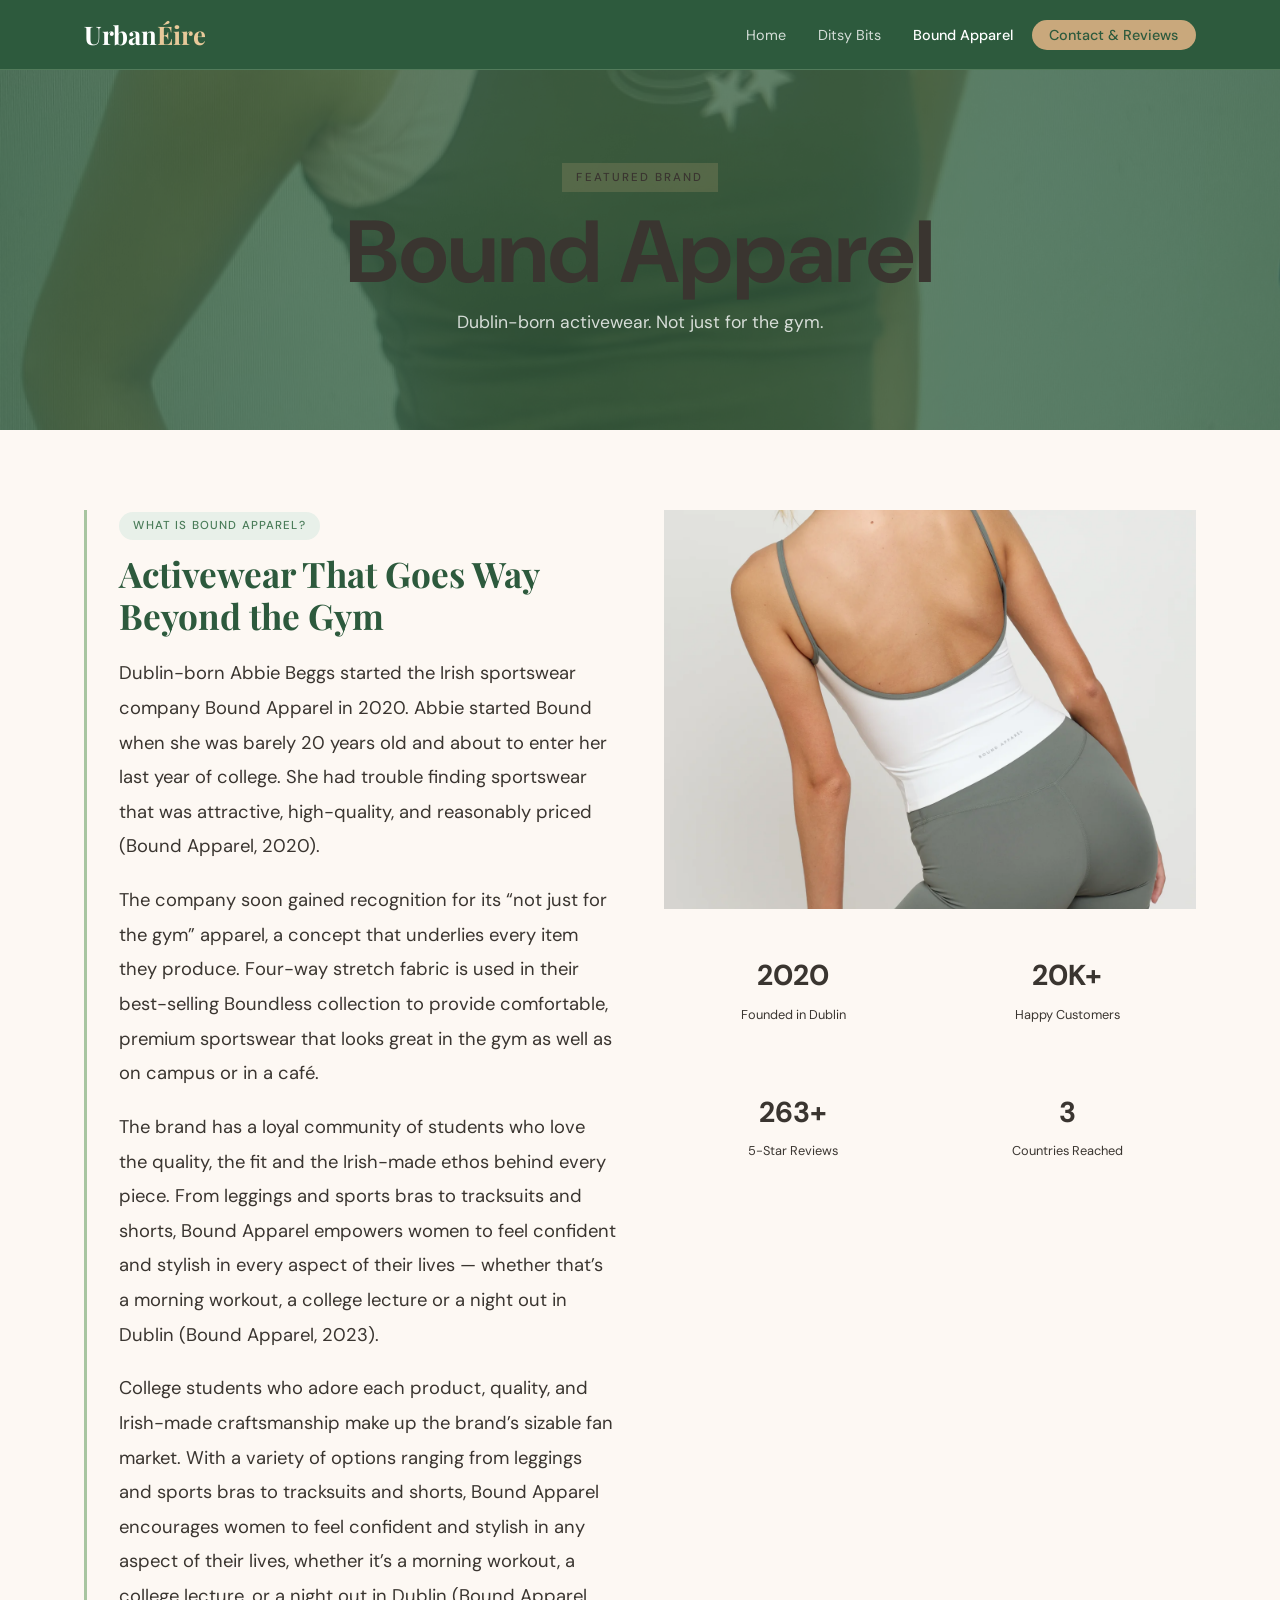
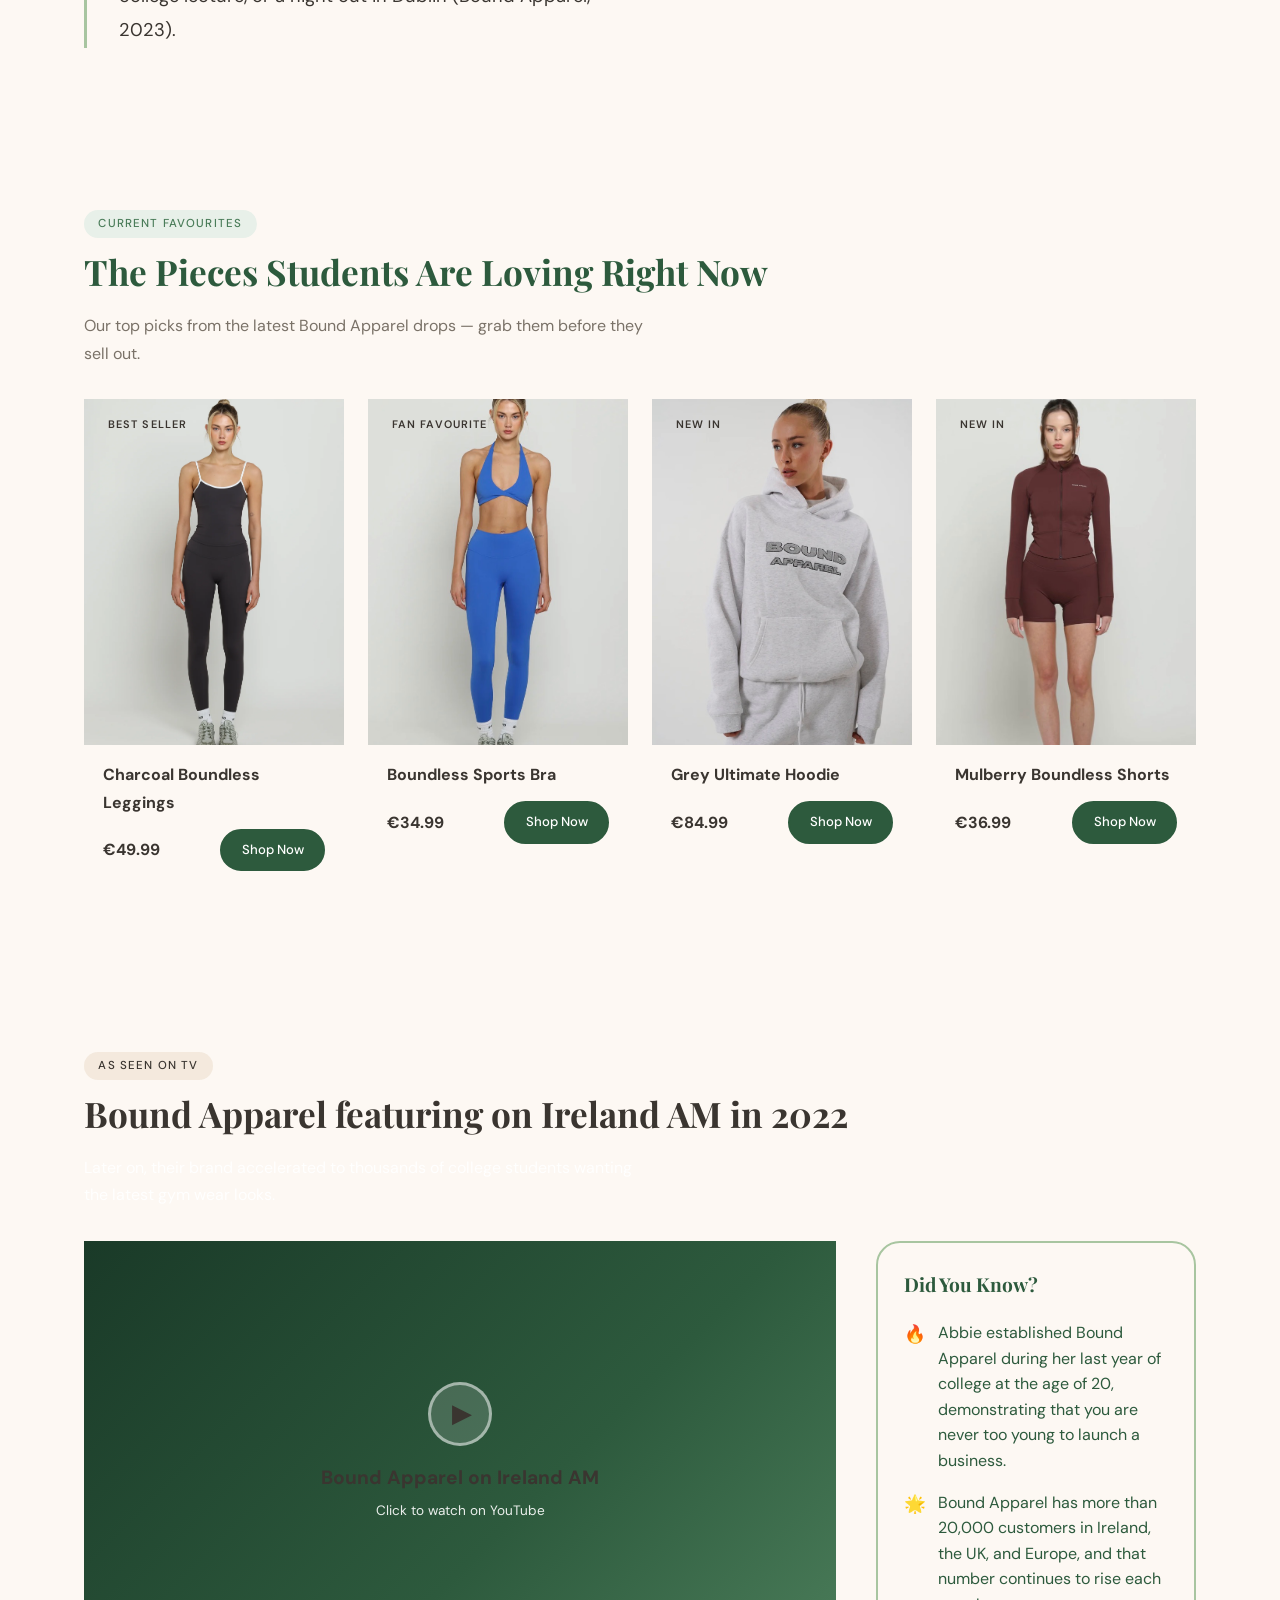
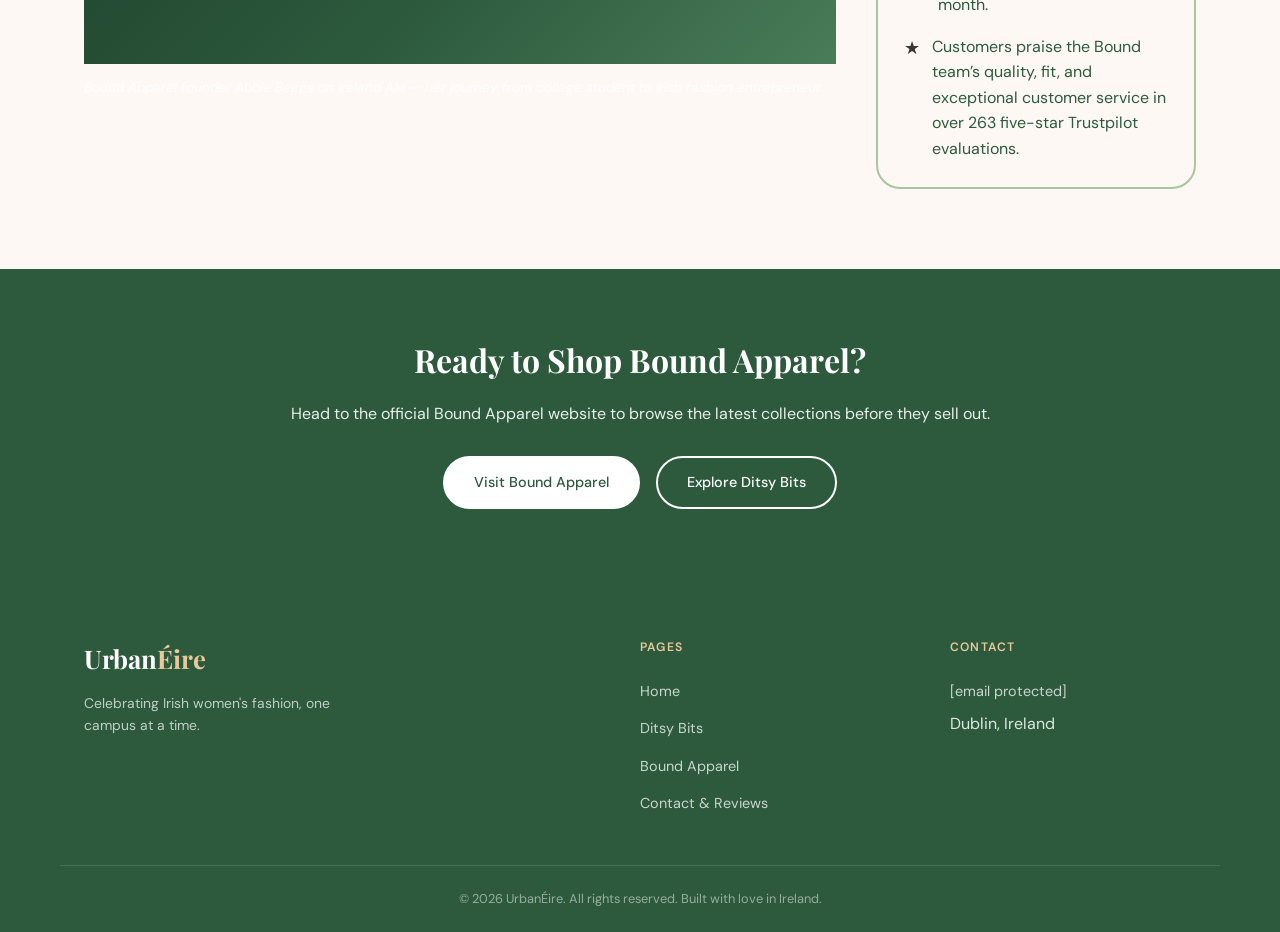
<file: bound-apparel.html>
<!DOCTYPE html>
<html lang="en">
<head>
  <meta charset="UTF-8" />
  <meta name="viewport" content="width=device-width, initial-scale=1.0" />
  <title>Bound Apparel | UrbanÉire — Irish Women's Fashion</title>
  <meta name="description" content="Discover Bound Apparel — Dublin's leading Irish activewear brand. High-quality leggings, sports bras and tracksuits loved by college students across Ireland." />
  <meta name="keywords" content="Bound Apparel, Irish activewear, leggings Ireland, sports bra Ireland, Irish fashion, Dublin activewear, college fashion Ireland, UrbanÉire" />
  <meta name="author" content="UrbanÉire" />
  <meta name="robots" content="index, follow" />
  <meta property="og:title" content="Bound Apparel | UrbanÉire" />
  <meta property="og:description" content="Founded in Dublin in 2020. Discover why college students across Ireland love Bound Apparel." />
  <meta property="og:type" content="website" />
  <meta property="og:url" content="https://www.urbaneire.ie/bound-apparel.html" />
  <meta property="og:image" content="images/hero-6.jpg" />
  <link rel="canonical" href="https://www.urbaneire.ie/bound-apparel.html" />
  <link rel="preconnect" href="https://fonts.googleapis.com" />
  <link rel="preconnect" href="https://fonts.gstatic.com" crossorigin />
  <link href="https://fonts.googleapis.com/css2?family=Playfair+Display:ital,wght@0,400;0,700;1,400&family=DM+Sans:wght@300;400;500&display=swap" rel="stylesheet" />
  <link rel="stylesheet" href="style.css" />
  <style>
    .about-paragraph { opacity: 1 !important; transform: translateY(0) !important; }

    .page-hero { position: relative; height: 360px; display: flex; align-items: center; justify-content: center; overflow: hidden; background: url('images/hero-6.jpg') center / cover no-repeat, linear-gradient(135deg, #2d5a3d 0%, #4a7c59 60%, #a8c5a0 100%); }
    .page-hero-overlay { position: absolute; inset: 0; background: rgba(45,90,61,0.75); }
    .page-hero-content { position: relative; z-index: 2; text-align: center; padding: 2rem 1.5rem; }
    .page-hero-tag { display: inline-block; font-size: 0.72rem; font-weight: 500; letter-spacing: 0.18em; text-transform: uppercase; color: var(--gold-light); background: rgba(201,168,124,0.2); padding: 0.28rem 0.9rem; border-radius: var(--radius-pill); margin-bottom: 1rem; }
    .page-hero-title { font-family: var(--font-display); font-size: clamp(3rem, 7vw, 5.5rem); font-weight: 700; color: var(--white); line-height: 1; margin-bottom: 0.8rem; }
    .page-hero-subtitle { font-size: 1.1rem; color: rgba(255,255,255,0.8); }

    .about-grid { display: grid; grid-template-columns: 1fr 1fr; gap: 3rem; align-items: start; }
    .about-paragraph { font-size: 1.15rem; line-height: 1.88; color: var(--charcoal); margin-bottom: 1.2rem; }
    .about-paragraph:last-child { margin-bottom: 0; }
    .about-right-col { display: flex; flex-direction: column; gap: 1.2rem; }
    .about-hero-img-wrap { border-radius: var(--radius-lg); overflow: hidden; aspect-ratio: 4/3; box-shadow: var(--shadow-card); }
    .about-hero-img { width: 100%; height: 100%; object-fit: cover; display: block; }
    .about-stats { display: grid; grid-template-columns: 1fr 1fr; gap: 1rem; }
    .stat-card { background: var(--white); border-radius: var(--radius-lg); padding: 1.4rem; text-align: center; box-shadow: var(--shadow-card); border-top: 4px solid var(--sage-light); }
    .stat-number { display: block; font-family: var(--font-display); font-size: 1.8rem; font-weight: 700; color: var(--sage-deep); }
    .stat-label { font-size: 0.8rem; color: var(--grey-mid); }

    .favs-section { padding-block: 5rem; background: var(--cream); }
    .favs-grid { display: grid; grid-template-columns: repeat(4, 1fr); gap: 1.5rem; }
    .product-card { background: var(--white); border-radius: var(--radius-lg); overflow: hidden; box-shadow: var(--shadow-card); transition: transform 0.3s var(--ease-out); }
    .product-card:hover { transform: translateY(-6px); }
    .product-img-wrap { position: relative; overflow: hidden; aspect-ratio: 3/4; background: var(--blush); }
    .product-img { width: 100%; height: 100%; object-fit: cover; display: block; }
    .product-badge { position: absolute; top: 0.8rem; left: 0.8rem; font-size: 0.68rem; font-weight: 600; letter-spacing: 0.1em; text-transform: uppercase; color: var(--white); background: var(--sage-dark); padding: 0.22rem 0.7rem; border-radius: var(--radius-pill); z-index: 2; }
    .product-badge-gold { background: var(--gold); color: var(--sage-deep); }
    .product-info { padding: 1rem 1.2rem 1.2rem; }
    .product-name { font-family: var(--font-display); font-size: 1rem; font-weight: 700; color: var(--sage-deep); margin-bottom: 0.8rem; }
    .product-footer { display: flex; align-items: center; justify-content: space-between; }
    .product-price { font-size: 1rem; font-weight: 700; color: var(--sage-dark); }
    .btn-sm { padding: 0.5rem 1.2rem; font-size: 0.82rem; }

    .video-section { padding-block: 5rem; background: var(--sage-deep); }
    .video-section .section-tag { color: var(--gold-light); background: rgba(201,168,124,0.18); }
    .video-section .section-title { color: var(--white); }
    .video-section .section-subtitle { color: rgba(255,255,255,0.9); }
    .video-grid { display: grid; grid-template-columns: 1fr 320px; gap: 2.5rem; align-items: start; }
    .video-link-card { display: block; border-radius: var(--radius-lg); background: linear-gradient(135deg, #1a3a28 0%, #2d5a3d 60%, #4a7c59 100%); text-decoration: none; transition: transform 0.3s; aspect-ratio: 16/9; }
    .video-link-card:hover { transform: translateY(-4px); }
    .video-link-inner { width: 100%; height: 100%; display: flex; flex-direction: column; align-items: center; justify-content: center; gap: 1rem; padding: 2rem; min-height: 200px; }
    .video-play-icon { width: 64px; height: 64px; border-radius: 50%; background: rgba(255,255,255,0.15); border: 3px solid rgba(255,255,255,0.5); display: flex; align-items: center; justify-content: center; font-size: 1.6rem; color: var(--white); padding-left: 4px; }
    .video-link-card:hover .video-play-icon { background: var(--gold); border-color: var(--gold); }
    .video-link-text { text-align: center; }
    .video-link-title { font-family: var(--font-display); font-size: 1.2rem; font-weight: 700; color: var(--white); margin-bottom: 0.3rem; }
    .video-link-sub { font-size: 0.85rem; color: rgba(255,255,255,0.9); }
    .video-caption { font-size: 0.85rem; color: rgba(255,255,255,0.85); margin-top: 0.8rem; font-style: italic; }
    .video-facts { background-color: #fdf8f3; border: 2px solid #a8c5a0; border-radius: 24px; padding: 1.6rem; }
    .video-facts-title { font-family: 'Playfair Display', serif; font-size: 1.2rem; font-weight: 700; color: #2d5a3d; margin-bottom: 1.2rem; }
    .facts-list { display: flex; flex-direction: column; gap: 1rem; }
    .fact-item { display: flex; gap: 0.8rem; align-items: flex-start; }
    .fact-icon { font-size: 1.1rem; flex-shrink: 0; }
    .fact-item p { font-size: 0.88rem; color: rgba(255,255,255,0.9); line-height: 1.6; }

    .cta-section { padding-top: 4rem; padding-bottom: 4rem; background-color: #2d5a3d; text-align: center; }
    .cta-title { font-family: 'Playfair Display', serif; font-size: 2rem; font-weight: 700; color: #ffffff; margin-bottom: 0.8rem; }
    .cta-text { font-size: 1rem; color: rgba(255,255,255,0.9); margin-bottom: 1.8rem; }
    .cta-buttons { display: flex; gap: 1rem; justify-content: center; flex-wrap: wrap; } .cta-section .btn-light { background-color: #ffffff; color: #2d5a3d; border-color: #ffffff; } .cta-section .btn-outline-light { background-color: transparent; color: #ffffff; border: 2px solid #ffffff; }

    @media (max-width: 1024px) { .favs-grid { grid-template-columns: repeat(2, 1fr); } .video-grid { grid-template-columns: 1fr; } }
    @media (max-width: 900px) { .about-grid { grid-template-columns: 1fr; } }
    @media (max-width: 600px) { .page-hero { height: 260px; } .favs-grid { grid-template-columns: 1fr; } .cta-buttons { flex-direction: column; align-items: center; } }
  </style>
</head>
<body>

  <header id="main-header">
    <div class="header-inner">
      <div class="logo">
        <a href="index.html" aria-label="UrbanÉire Home">Urban<span class="logo-accent">Éire</span></a>
      </div>
      <button class="hamburger-btn" id="hamburger-btn" aria-label="Open navigation menu" aria-expanded="false" aria-controls="main-nav">
        <span class="bar"></span><span class="bar"></span><span class="bar"></span>
      </button>
      <nav id="main-nav" aria-label="Main site navigation">
        <ul class="nav-list">
          <li><a href="index.html" class="nav-link">Home</a></li>
          <li><a href="ditsy-bits.html" class="nav-link">Ditsy Bits</a></li>
          <li><a href="bound-apparel.html" class="nav-link active" aria-current="page">Bound Apparel</a></li>
          <li><a href="thank-you.html" class="nav-link nav-cta">Contact &amp; Reviews</a></li>
        </ul>
      </nav>
    </div>
  </header>

  <section class="page-hero" aria-label="Bound Apparel page hero">
    <div class="page-hero-overlay" aria-hidden="true"></div>
    <div class="page-hero-content">
      <span class="page-hero-tag">Featured Brand</span>
      <h1 class="page-hero-title">Bound Apparel</h1>
      <p class="page-hero-subtitle">Dublin-born activewear. Not just for the gym.</p>
    </div>
  </section>

  <main id="main-content">

    <section class="about-section" id="about" aria-labelledby="about-heading">
      <div class="container">
        <div class="about-grid">
          <div class="about-text">
            <span class="section-tag">What is Bound Apparel?</span>
            <h2 id="about-heading" class="section-title">Activewear That Goes Way Beyond the Gym</h2>
            <p class="about-paragraph">Dublin-born Abbie Beggs started the Irish sportswear company Bound Apparel in 2020. Abbie started Bound when she was barely 20 years old and about to enter her last year of college. She had trouble finding sportswear that was attractive, high-quality, and reasonably priced (Bound Apparel, 2020).</p>
            <p class="about-paragraph">The company soon gained recognition for its &ldquo;not just for the gym&rdquo; apparel, a concept that underlies every item they produce. Four-way stretch fabric is used in their best-selling Boundless collection to provide comfortable, premium sportswear that looks great in the gym as well as on campus or in a caf&eacute;.</p>
            <p class="about-paragraph">The brand has a loyal community of students who love the quality, the fit and the Irish-made ethos behind every piece. From leggings and sports bras to tracksuits and shorts, Bound Apparel empowers women to feel confident and stylish in every aspect of their lives &mdash; whether that&rsquo;s a morning workout, a college lecture or a night out in Dublin (Bound Apparel, 2023).</p>
            <p class="about-paragraph">College students who adore each product, quality, and Irish-made craftsmanship make up the brand&rsquo;s sizable fan market. With a variety of options ranging from leggings and sports bras to tracksuits and shorts, Bound Apparel encourages women to feel confident and stylish in any aspect of their lives, whether it&rsquo;s a morning workout, a college lecture, or a night out in Dublin (Bound Apparel, 2023).</p>
          </div>
          <div class="about-right-col">
            <div class="about-hero-img-wrap">
              <img src="images/hero-2.jpg" alt="Bound Apparel activewear worn by an Irish college student" class="about-hero-img" loading="lazy" />
            </div>
            <div class="about-stats">
              <div class="stat-card"><span class="stat-number">2020</span><span class="stat-label">Founded in Dublin</span></div>
              <div class="stat-card"><span class="stat-number">20K+</span><span class="stat-label">Happy Customers</span></div>
              <div class="stat-card"><span class="stat-number">263+</span><span class="stat-label">5-Star Reviews</span></div>
              <div class="stat-card"><span class="stat-number">3</span><span class="stat-label">Countries Reached</span></div>
            </div>
          </div>
        </div>
      </div>
    </section>

    <section class="favs-section" id="favs" aria-labelledby="favs-heading">
      <div class="container">
        <span class="section-tag">Current Favourites</span>
        <h2 id="favs-heading" class="section-title">The Pieces Students Are Loving Right Now</h2>
        <p class="section-subtitle">Our top picks from the latest Bound Apparel drops — grab them before they sell out.</p>
        <div class="favs-grid">

          <article class="product-card">
            <div class="product-img-wrap">
              <img src="images/bound-leggins.jpg" alt="Charcoal Boundless Leggings by Bound Apparel" class="product-img" loading="lazy" />
              <span class="product-badge">Best Seller</span>
            </div>
            <div class="product-info">
              <h3 class="product-name">Charcoal Boundless Leggings</h3>
              <div class="product-footer">
                <span class="product-price">&euro;49.99</span>
                <a href="https://boundonlineapparel.com" target="_blank" rel="noopener noreferrer" class="btn btn-dark btn-sm">Shop Now</a>
              </div>
            </div>
          </article>

          <article class="product-card">
            <div class="product-img-wrap">
              <img src="images/boundless-sports-bra.jpg" alt="Boundless Sports Bra by Bound Apparel" class="product-img" loading="lazy" onerror="this.parentElement.style.background='linear-gradient(160deg,#d4a09a,#f2d4d0)';this.style.display='none'" />
              <span class="product-badge product-badge-gold">Fan Favourite</span>
            </div>
            <div class="product-info">
              <h3 class="product-name">Boundless Sports Bra</h3>
              <div class="product-footer">
                <span class="product-price">&euro;34.99</span>
                <a href="https://boundonlineapparel.com" target="_blank" rel="noopener noreferrer" class="btn btn-dark btn-sm">Shop Now</a>
              </div>
            </div>
          </article>

          <article class="product-card">
            <div class="product-img-wrap">
              <img src="images/grey-ultimate-hoodie.jpg" alt="Grey Ultimate Hoodie by Bound Apparel" class="product-img" loading="lazy" onerror="this.parentElement.style.background='linear-gradient(160deg,#a8c5a0,#e8f0e9)';this.style.display='none'" />
              <span class="product-badge product-badge-gold">New In</span>
            </div>
            <div class="product-info">
              <h3 class="product-name">Grey Ultimate Hoodie</h3>
              <div class="product-footer">
                <span class="product-price">&euro;84.99</span>
                <a href="https://boundonlineapparel.com" target="_blank" rel="noopener noreferrer" class="btn btn-dark btn-sm">Shop Now</a>
              </div>
            </div>
          </article>

          <article class="product-card">
            <div class="product-img-wrap">
              <img src="images/mulberry-shorts.jpg" alt="Mulberry Boundless Shorts by Bound Apparel" class="product-img" loading="lazy" onerror="this.parentElement.style.background='linear-gradient(160deg,#c8c0d8,#edeaf5)';this.style.display='none'" />
              <span class="product-badge">New In</span>
            </div>
            <div class="product-info">
              <h3 class="product-name">Mulberry Boundless Shorts</h3>
              <div class="product-footer">
                <span class="product-price">&euro;36.99</span>
                <a href="https://boundonlineapparel.com" target="_blank" rel="noopener noreferrer" class="btn btn-dark btn-sm">Shop Now</a>
              </div>
            </div>
          </article>

        </div>
      </div>
    </section>

    <section class="video-section" id="video" aria-labelledby="video-heading">
      <div class="container">
        <span class="section-tag">As Seen On TV</span>
        <h2 id="video-heading" class="section-title">Bound Apparel featuring on Ireland AM in 2022</h2>
        <p class="section-subtitle">Later on, their brand accelerated to thousands of college students wanting the latest gym wear looks.</p>
        <div class="video-grid">
          <div>
            <a href="https://youtu.be/LiNuf2lFeQk" target="_blank" rel="noopener noreferrer" class="video-link-card" aria-label="Watch Bound Apparel on Ireland AM">
              <div class="video-link-inner">
                <div class="video-play-icon" aria-hidden="true">&#9654;</div>
                <div class="video-link-text">
                  <p class="video-link-title">Bound Apparel on Ireland AM</p>
                  <p class="video-link-sub">Click to watch on YouTube</p>
                </div>
              </div>
            </a>
            <p class="video-caption">Bound Apparel founder Abbie Beggs on Ireland AM — her journey from college student to Irish fashion entrepreneur.</p>
          </div>
          <div class="video-facts">
            <h3 class="video-facts-title">Did You Know?</h3>
            <ul class="facts-list">
              <li class="fact-item"><span class="fact-icon">&#128293;</span><p style="font-size:1rem; color:#2d5a3d;">Abbie established Bound Apparel during her last year of college at the age of 20, demonstrating that you are never too young to launch a business.</p></li>
              <li class="fact-item"><span class="fact-icon">&#127775;</span><p style="font-size:1rem; color:#2d5a3d;">Bound Apparel has more than 20,000 customers in Ireland, the UK, and Europe, and that number continues to rise each month.</p></li>
              <li class="fact-item"><span class="fact-icon">&#9733;</span><p style="font-size:1rem; color:#2d5a3d;">Customers praise the Bound team&rsquo;s quality, fit, and exceptional customer service in over 263 five-star Trustpilot evaluations.</p></li>
            </ul>
          </div>
        </div>
      </div>
    </section>

    <section class="cta-section" aria-label="Call to action">
      <div class="container">
        <h2 class="cta-title">Ready to Shop Bound Apparel?</h2>
        <p class="cta-text">Head to the official Bound Apparel website to browse the latest collections before they sell out.</p>
        <div class="cta-buttons">
          <a href="https://boundonlineapparel.com" target="_blank" rel="noopener noreferrer" class="btn btn-light">Visit Bound Apparel</a>
          <a href="ditsy-bits.html" class="btn btn-outline-light">Explore Ditsy Bits</a>
        </div>
      </div>
    </section>

  </main>

  <footer id="main-footer" aria-label="Site footer">
    <div class="footer-inner container">
      <div class="footer-brand">
        <a href="index.html" class="footer-logo">Urban<span class="logo-accent">Éire</span></a>
        <p class="footer-tagline">Celebrating Irish women's fashion, one campus at a time.</p>
      </div>
      <nav class="footer-nav" aria-label="Footer links">
        <h3 class="footer-nav-heading">Pages</h3>
        <ul class="footer-nav-list">
          <li><a href="index.html" class="footer-link">Home</a></li>
          <li><a href="ditsy-bits.html" class="footer-link">Ditsy Bits</a></li>
          <li><a href="bound-apparel.html" class="footer-link">Bound Apparel</a></li>
          <li><a href="thank-you.html" class="footer-link">Contact &amp; Reviews</a></li>
        </ul>
      </nav>
      <div class="footer-contact">
        <h3 class="footer-nav-heading">Contact</h3>
        <address>
          <p><a href="/cdn-cgi/l/email-protection#a4ccc1c8c8cbe4d1d6c6c5cac1cdd6c18acdc1" class="footer-link"><span class="__cf_email__" data-cfemail="d4bcb1b8b8bb94a1a6b6b5bab1bda6b1fabdb1">[email&#160;protected]</span></a></p>
          <p>Dublin, Ireland</p>
        </address>
      </div>
    </div>
    <div class="footer-bottom">
      <p>&copy; <span id="footer-year"></span> UrbanÉire. All rights reserved. Built with love in Ireland.</p>
    </div>
  </footer>

  <script src="script.js"></script>
</body>
</html>
</file>
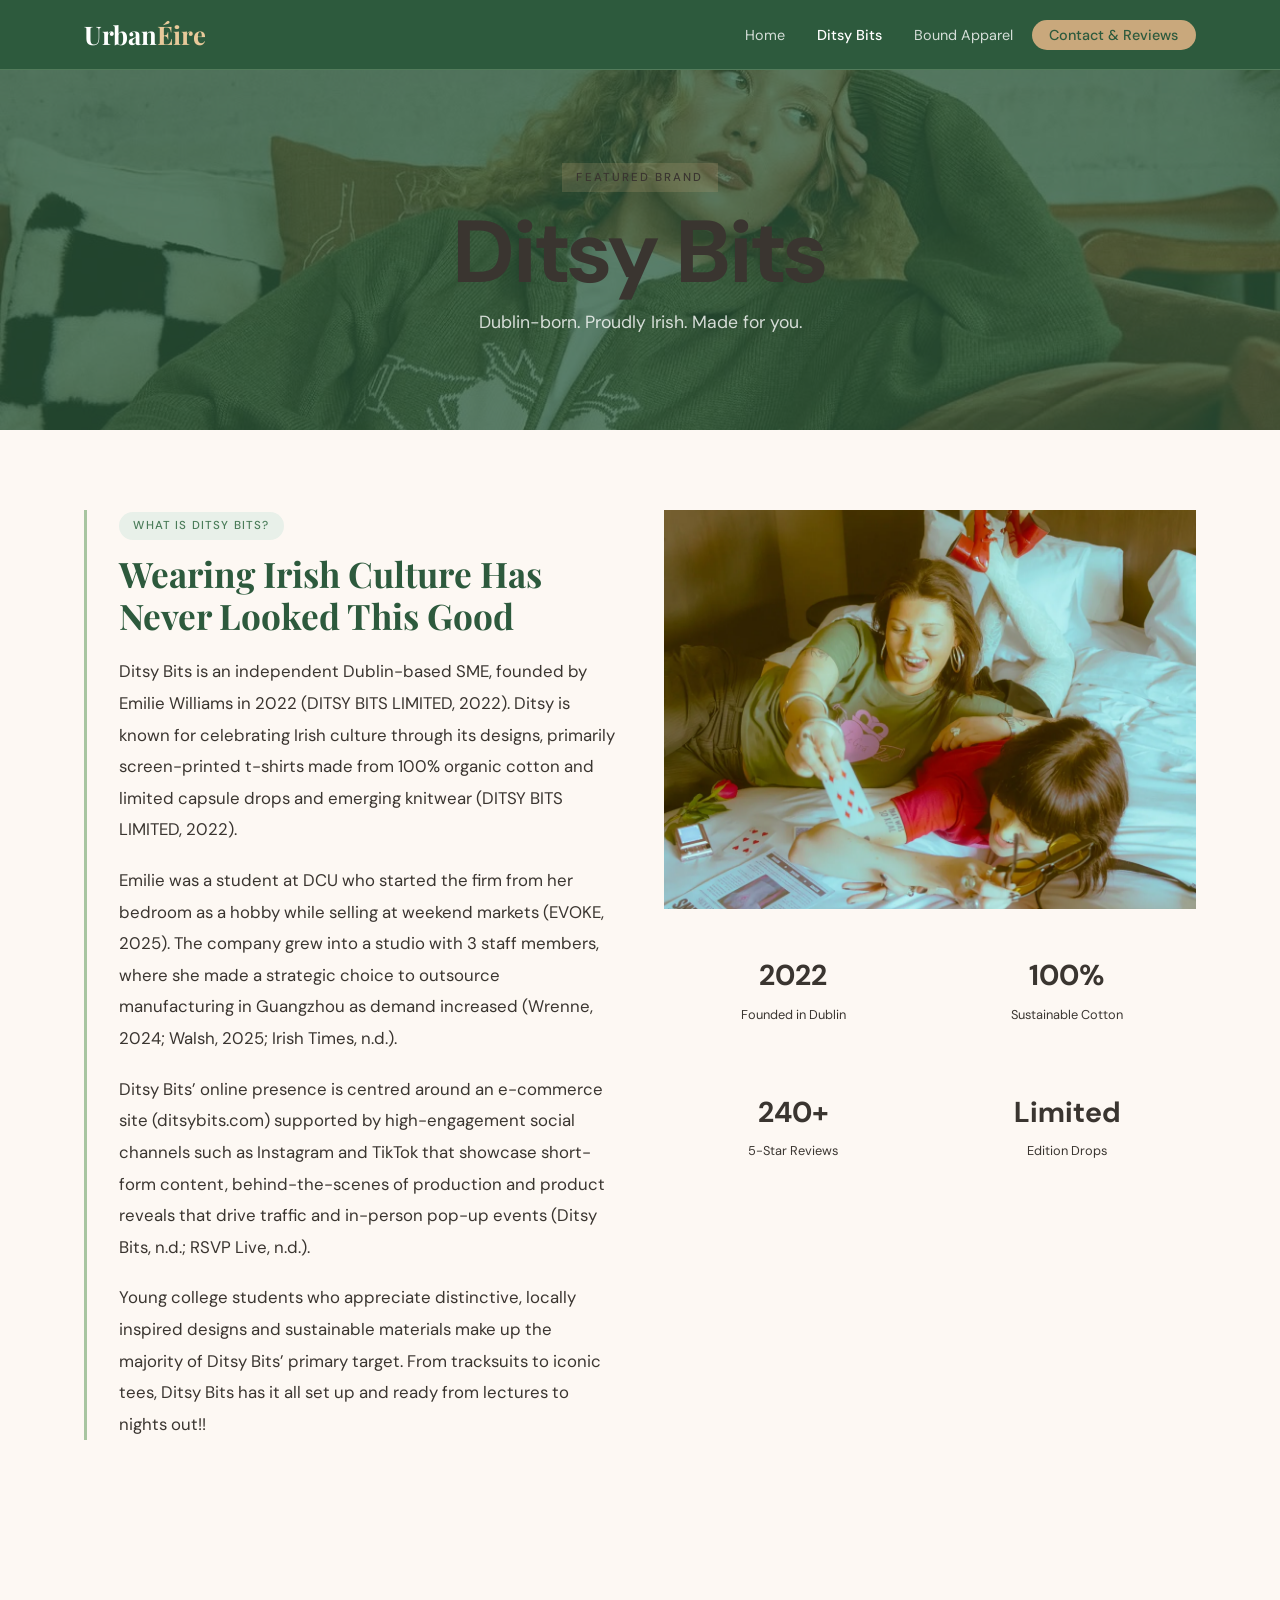
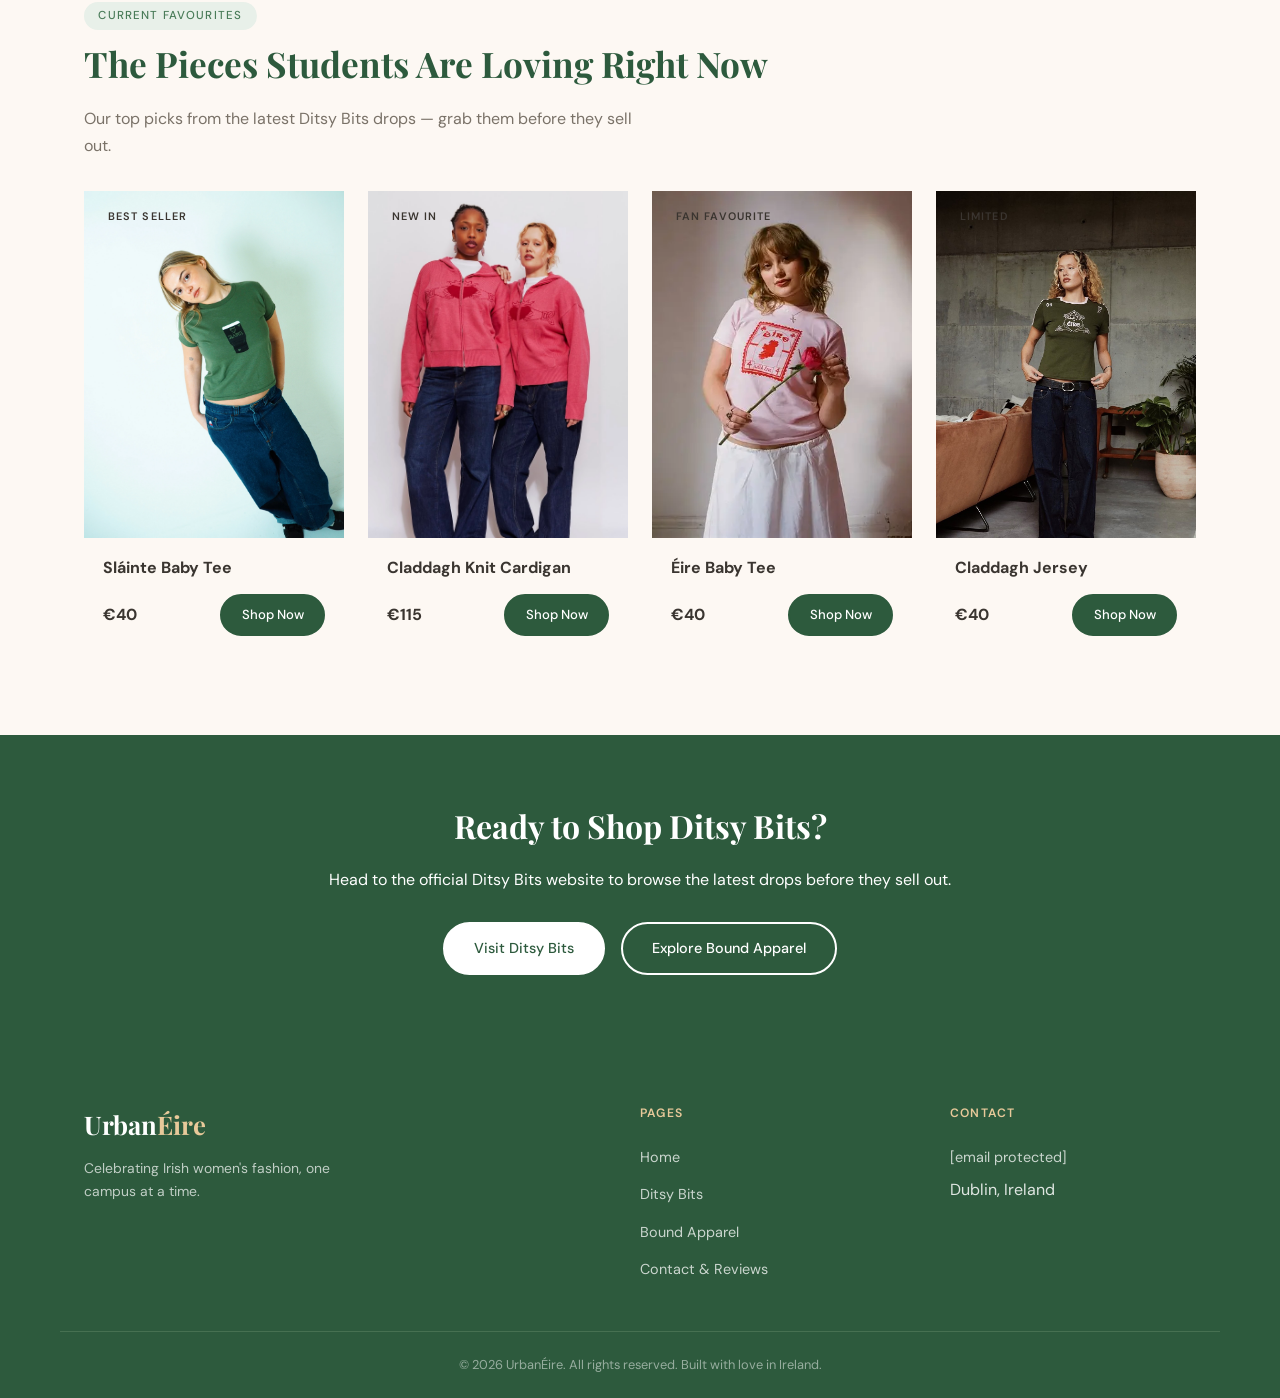
<file: ditsy-bits.html>
<!DOCTYPE html>
<html lang="en">
<head>
  <meta charset="UTF-8" />
  <meta name="viewport" content="width=device-width, initial-scale=1.0" />
  <title>Ditsy Bits | UrbanÉire — Irish Women's Fashion</title>
  <meta name="description" content="Discover Ditsy Bits — Dublin's iconic Irish women's clothing brand. Famous for the Sláinte Guinness tee, knitwear and Irish culture prints loved by college students across Ireland." />
  <meta name="keywords" content="Ditsy Bits, Irish clothing brand, Sláinte tee, Guinness tee, Irish fashion, Dublin clothing, college fashion Ireland, UrbanÉire" />
  <meta name="author" content="UrbanÉire" />
  <meta name="robots" content="index, follow" />
  <meta property="og:title" content="Ditsy Bits | UrbanÉire" />
  <meta property="og:description" content="Dublin-born and proudly Irish. Discover why college students across Ireland love Ditsy Bits." />
  <meta property="og:type" content="website" />
  <meta property="og:url" content="https://www.urbaneire.ie/ditsy-bits.html" />
  <meta property="og:image" content="images/ditsy-bits-claddagh.jpg" />
  <link rel="canonical" href="https://www.urbaneire.ie/ditsy-bits.html" />
  <link rel="preconnect" href="https://fonts.googleapis.com" />
  <link rel="preconnect" href="https://fonts.gstatic.com" crossorigin />
  <link href="https://fonts.googleapis.com/css2?family=Playfair+Display:ital,wght@0,400;0,700;1,400&family=DM+Sans:wght@300;400;500&display=swap" rel="stylesheet" />
  <link rel="stylesheet" href="style.css" />
  <style>
    .about-paragraph { opacity: 1 !important; transform: translateY(0) !important; }

    .page-hero { position: relative; height: 360px; display: flex; align-items: center; justify-content: center; overflow: hidden; background: url('images/hero-5.jpg') center / cover no-repeat, linear-gradient(135deg, #2d5a3d 0%, #4a7c59 60%, #a8c5a0 100%); }
    .page-hero-overlay { position: absolute; inset: 0; background: rgba(45,90,61,0.75); }
    .page-hero-content { position: relative; z-index: 2; text-align: center; padding: 2rem 1.5rem; }
    .page-hero-tag { display: inline-block; font-size: 0.72rem; font-weight: 500; letter-spacing: 0.18em; text-transform: uppercase; color: var(--gold-light); background: rgba(201,168,124,0.2); padding: 0.28rem 0.9rem; border-radius: var(--radius-pill); margin-bottom: 1rem; }
    .page-hero-title { font-family: var(--font-display); font-size: clamp(3rem, 7vw, 5.5rem); font-weight: 700; color: var(--white); line-height: 1; margin-bottom: 0.8rem; }
    .page-hero-subtitle { font-size: 1.1rem; color: rgba(255,255,255,0.8); }

    .about-grid { display: grid; grid-template-columns: 1fr 1fr; gap: 3rem; align-items: start; }
    .about-paragraph { font-size: 1.05rem; line-height: 1.88; color: var(--charcoal); margin-bottom: 1.2rem; }
    .about-paragraph:last-child { margin-bottom: 0; }
    .about-right-col { display: flex; flex-direction: column; gap: 1.2rem; }
    .about-hero-img-wrap { border-radius: var(--radius-lg); overflow: hidden; aspect-ratio: 4/3; box-shadow: var(--shadow-card); }
    .about-hero-img { width: 100%; height: 100%; object-fit: cover; display: block; }
    .about-stats { display: grid; grid-template-columns: 1fr 1fr; gap: 1rem; }
    .stat-card { background: var(--white); border-radius: var(--radius-lg); padding: 1.4rem; text-align: center; box-shadow: var(--shadow-card); border-top: 4px solid var(--sage-light); }
    .stat-number { display: block; font-family: var(--font-display); font-size: 1.8rem; font-weight: 700; color: var(--sage-deep); }
    .stat-label { font-size: 0.8rem; color: var(--grey-mid); }

    .favs-section { padding-block: 5rem; background: var(--cream); }
    .favs-grid { display: grid; grid-template-columns: repeat(4, 1fr); gap: 1.5rem; }
    .product-card { background: var(--white); border-radius: var(--radius-lg); overflow: hidden; box-shadow: var(--shadow-card); transition: transform 0.3s var(--ease-out); }
    .product-card:hover { transform: translateY(-6px); }
    .product-img-wrap { position: relative; overflow: hidden; aspect-ratio: 3/4; background: var(--sage-pale); }
    .product-img { width: 100%; height: 100%; object-fit: cover; display: block; }
    .product-badge { position: absolute; top: 0.8rem; left: 0.8rem; font-size: 0.68rem; font-weight: 600; letter-spacing: 0.1em; text-transform: uppercase; color: var(--white); background: var(--sage-dark); padding: 0.22rem 0.7rem; border-radius: var(--radius-pill); z-index: 2; }
    .product-badge-gold { background: var(--gold); color: var(--sage-deep); }
    .product-info { padding: 1rem 1.2rem 1.2rem; }
    .product-name { font-family: var(--font-display); font-size: 1rem; font-weight: 700; color: var(--sage-deep); margin-bottom: 0.8rem; }
    .product-footer { display: flex; align-items: center; justify-content: space-between; }
    .product-price { font-size: 1rem; font-weight: 700; color: var(--sage-dark); }
    .btn-sm { padding: 0.5rem 1.2rem; font-size: 0.82rem; }

    .cta-section { padding-top: 4rem; padding-bottom: 4rem; background-color: #2d5a3d; text-align: center; }
    .cta-title { font-family: 'Playfair Display', serif; font-size: 2rem; font-weight: 700; color: #ffffff; margin-bottom: 0.8rem; }
    .cta-text { font-size: 1rem; color: #ffffff; margin-bottom: 1.8rem; }
    .cta-buttons { display: flex; gap: 1rem; justify-content: center; flex-wrap: wrap; } .cta-section .btn-light { background-color: #ffffff; color: #2d5a3d; border-color: #ffffff; } .cta-section .btn-outline-light { background-color: transparent; color: #ffffff; border: 2px solid #ffffff; }

    @media (max-width: 1024px) { .favs-grid { grid-template-columns: repeat(2, 1fr); } }
    @media (max-width: 900px) { .about-grid { grid-template-columns: 1fr; } }
    @media (max-width: 600px) { .page-hero { height: 260px; } .favs-grid { grid-template-columns: 1fr; } .cta-buttons { flex-direction: column; align-items: center; } }
  </style>
</head>
<body>

  <header id="main-header">
    <div class="header-inner">
      <div class="logo">
        <a href="index.html" aria-label="UrbanÉire Home">Urban<span class="logo-accent">Éire</span></a>
      </div>
      <button class="hamburger-btn" id="hamburger-btn" aria-label="Open navigation menu" aria-expanded="false" aria-controls="main-nav">
        <span class="bar"></span><span class="bar"></span><span class="bar"></span>
      </button>
      <nav id="main-nav" aria-label="Main site navigation">
        <ul class="nav-list">
          <li><a href="index.html" class="nav-link">Home</a></li>
          <li><a href="ditsy-bits.html" class="nav-link active" aria-current="page">Ditsy Bits</a></li>
          <li><a href="bound-apparel.html" class="nav-link">Bound Apparel</a></li>
          <li><a href="thank-you.html" class="nav-link nav-cta">Contact &amp; Reviews</a></li>
        </ul>
      </nav>
    </div>
  </header>

  <section class="page-hero" aria-label="Ditsy Bits page hero">
    <div class="page-hero-overlay" aria-hidden="true"></div>
    <div class="page-hero-content">
      <span class="page-hero-tag">Featured Brand</span>
      <h1 class="page-hero-title">Ditsy Bits</h1>
      <p class="page-hero-subtitle">Dublin-born. Proudly Irish. Made for you.</p>
    </div>
  </section>

  <main id="main-content">

    <section class="about-section" id="about" aria-labelledby="about-heading">
      <div class="container">
        <div class="about-grid">
          <div class="about-text">
            <span class="section-tag">What is Ditsy Bits?</span>
            <h2 id="about-heading" class="section-title">Wearing Irish Culture Has Never Looked This Good</h2>
            <p class="about-paragraph">Ditsy Bits is an independent Dublin-based SME, founded by Emilie Williams in 2022 (DITSY BITS LIMITED, 2022). Ditsy is known for celebrating Irish culture through its designs, primarily screen-printed t-shirts made from 100% organic cotton and limited capsule drops and emerging knitwear (DITSY BITS LIMITED, 2022).</p>
            <p class="about-paragraph">Emilie was a student at DCU who started the firm from her bedroom as a hobby while selling at weekend markets (EVOKE, 2025). The company grew into a studio with 3 staff members, where she made a strategic choice to outsource manufacturing in Guangzhou as demand increased (Wrenne, 2024; Walsh, 2025; Irish Times, n.d.).</p>
            <p class="about-paragraph">Ditsy Bits&rsquo; online presence is centred around an e-commerce site (ditsybits.com) supported by high-engagement social channels such as Instagram and TikTok that showcase short-form content, behind-the-scenes of production and product reveals that drive traffic and in-person pop-up events (Ditsy Bits, n.d.; RSVP Live, n.d.).</p>
            <p class="about-paragraph">Young college students who appreciate distinctive, locally inspired designs and sustainable materials make up the majority of Ditsy Bits&rsquo; primary target. From tracksuits to iconic tees, Ditsy Bits has it all set up and ready from lectures to nights out!!</p>
          </div>
          <div class="about-right-col">
            <div class="about-hero-img-wrap">
              <img src="images/hero-1.jpg" alt="Ditsy Bits Irish fashion worn by a college student" class="about-hero-img" loading="lazy" />
            </div>
            <div class="about-stats">
              <div class="stat-card"><span class="stat-number">2022</span><span class="stat-label">Founded in Dublin</span></div>
              <div class="stat-card"><span class="stat-number">100%</span><span class="stat-label">Sustainable Cotton</span></div>
              <div class="stat-card"><span class="stat-number">240+</span><span class="stat-label">5-Star Reviews</span></div>
              <div class="stat-card"><span class="stat-number">Limited</span><span class="stat-label">Edition Drops</span></div>
            </div>
          </div>
        </div>
      </div>
    </section>

    <section class="favs-section" id="favs" aria-labelledby="favs-heading">
      <div class="container">
        <span class="section-tag">Current Favourites</span>
        <h2 id="favs-heading" class="section-title">The Pieces Students Are Loving Right Now</h2>
        <p class="section-subtitle">Our top picks from the latest Ditsy Bits drops — grab them before they sell out.</p>
        <div class="favs-grid">

          <article class="product-card">
            <div class="product-img-wrap">
              <img src="images/slainte.jpg" alt="Sláinte Guinness Baby Tee by Ditsy Bits" class="product-img" loading="lazy" />
              <span class="product-badge">Best Seller</span>
            </div>
            <div class="product-info">
              <h3 class="product-name">Sláinte Baby Tee</h3>
              <div class="product-footer">
                <span class="product-price">&euro;40</span>
                <a href="https://ditsybits.com" target="_blank" rel="noopener noreferrer" class="btn btn-dark btn-sm">Shop Now</a>
              </div>
            </div>
          </article>

          <article class="product-card">
            <div class="product-img-wrap">
              <img src="images/pink-claddagh.jpg" alt="Claddagh Knit Cardigan by Ditsy Bits" class="product-img" loading="lazy" onerror="this.parentElement.style.background='linear-gradient(160deg,#c5a8a0,#f0e8e8)';this.style.display='none'" />
              <span class="product-badge product-badge-gold">New In</span>
            </div>
            <div class="product-info">
              <h3 class="product-name">Claddagh Knit Cardigan</h3>
              <div class="product-footer">
                <span class="product-price">&euro;115</span>
                <a href="https://ditsybits.com" target="_blank" rel="noopener noreferrer" class="btn btn-dark btn-sm">Shop Now</a>
              </div>
            </div>
          </article>

          <article class="product-card">
            <div class="product-img-wrap">
              <img src="images/eire-6.jpg" alt="Éire Baby Tee by Ditsy Bits" class="product-img" loading="lazy" onerror="this.parentElement.style.background='linear-gradient(160deg,#a0a8c5,#e8ecf0)';this.style.display='none'" />
              <span class="product-badge">Fan Favourite</span>
            </div>
            <div class="product-info">
              <h3 class="product-name">Éire Baby Tee</h3>
              <div class="product-footer">
                <span class="product-price">&euro;40</span>
                <a href="https://ditsybits.com" target="_blank" rel="noopener noreferrer" class="btn btn-dark btn-sm">Shop Now</a>
              </div>
            </div>
          </article>

          <article class="product-card">
            <div class="product-img-wrap">
              <img src="images/jersey.jpg" alt="Claddagh Jersey by Ditsy Bits" class="product-img" loading="lazy" onerror="this.parentElement.style.background='linear-gradient(160deg,#3a3530,#7a7268)';this.style.display='none'" />
              <span class="product-badge product-badge-gold">Limited</span>
            </div>
            <div class="product-info">
              <h3 class="product-name">Claddagh Jersey</h3>
              <div class="product-footer">
                <span class="product-price">&euro;40</span>
                <a href="https://ditsybits.com" target="_blank" rel="noopener noreferrer" class="btn btn-dark btn-sm">Shop Now</a>
              </div>
            </div>
          </article>

        </div>
      </div>
    </section>

    <section class="cta-section" aria-label="Call to action">
      <div class="container">
        <h2 class="cta-title">Ready to Shop Ditsy Bits?</h2>
        <p class="cta-text">Head to the official Ditsy Bits website to browse the latest drops before they sell out.</p>
        <div class="cta-buttons">
          <a href="https://ditsybits.com" target="_blank" rel="noopener noreferrer" class="btn btn-light">Visit Ditsy Bits</a>
          <a href="bound-apparel.html" class="btn btn-outline-light">Explore Bound Apparel</a>
        </div>
      </div>
    </section>

  </main>

  <footer id="main-footer" aria-label="Site footer">
    <div class="footer-inner container">
      <div class="footer-brand">
        <a href="index.html" class="footer-logo">Urban<span class="logo-accent">Éire</span></a>
        <p class="footer-tagline">Celebrating Irish women's fashion, one campus at a time.</p>
      </div>
      <nav class="footer-nav" aria-label="Footer links">
        <h3 class="footer-nav-heading">Pages</h3>
        <ul class="footer-nav-list">
          <li><a href="index.html" class="footer-link">Home</a></li>
          <li><a href="ditsy-bits.html" class="footer-link">Ditsy Bits</a></li>
          <li><a href="bound-apparel.html" class="footer-link">Bound Apparel</a></li>
          <li><a href="thank-you.html" class="footer-link">Contact &amp; Reviews</a></li>
        </ul>
      </nav>
      <div class="footer-contact">
        <h3 class="footer-nav-heading">Contact</h3>
        <address>
          <p><a href="/cdn-cgi/l/email-protection#335b565f5f5c73464151525d565a41561d5a56" class="footer-link"><span class="__cf_email__" data-cfemail="1a727f7676755a6f68787b747f73687f34737f">[email&#160;protected]</span></a></p>
          <p>Dublin, Ireland</p>
        </address>
      </div>
    </div>
    <div class="footer-bottom">
      <p>&copy; <span id="footer-year"></span> UrbanÉire. All rights reserved. Built with love in Ireland.</p>
    </div>
  </footer>

  <script src="script.js"></script>
</body>
</html>
</file>
<file: style.css>
/* UrbanEire - Main Stylesheet */

* { box-sizing: border-box; margin: 0; padding: 0; }
html { scroll-behavior: smooth; }
body { font-family: 'DM Sans', sans-serif; background-color: #fdf8f3; color: #3a3530; line-height: 1.7; overflow-x: hidden; }

img { display: block; max-width: 100%; height: auto; }
a { color: inherit; text-decoration: none; }
ul { list-style: none; }
address { font-style: normal; }

.container { max-width: 1160px; margin: 0 auto; padding: 0 1.5rem; }

.section-tag { display: inline-block; font-size: 0.72rem; font-weight: 500; letter-spacing: 0.1em; text-transform: uppercase; color: #4a7c59; background-color: #e8f0e9; padding: 0.28rem 0.9rem; border-radius: 999px; margin-bottom: 0.8rem; }

.section-title { font-family: 'Playfair Display', serif; font-size: 2.2rem; font-weight: 700; color: #2d5a3d; margin-bottom: 1.2rem; line-height: 1.2; }

.section-subtitle { font-size: 1rem; color: #7a7268; max-width: 560px; margin-bottom: 2rem; }

/* Buttons */
.btn { display: inline-block; font-family: 'DM Sans', sans-serif; font-size: 0.9rem; font-weight: 500; padding: 0.75rem 1.8rem; border-radius: 999px; border: 2px solid transparent; cursor: pointer; transition: background-color 0.2s ease, color 0.2s ease; text-align: center; }
.btn-dark { background-color: #2d5a3d; color: #ffffff; border-color: #2d5a3d; }
.btn-dark:hover { background-color: #4a7c59; }
.btn-light { background-color: #ffffff; color: #2d5a3d; border-color: #ffffff; }
.btn-light:hover { background-color: #f5e6d0; }
.btn-outline-light { background-color: transparent; color: #ffffff; border-color: #ffffff; }
.btn-outline-light:hover { background-color: rgba(255,255,255,0.15); }

/* Header */
#main-header { position: sticky; top: 0; z-index: 100; height: 70px; background-color: #2d5a3d; border-bottom: 1px solid rgba(168,197,160,0.3); }
#main-header.scrolled { box-shadow: 0 4px 16px rgba(45,90,61,0.3); }
.header-inner { max-width: 1160px; margin: 0 auto; padding: 0 1.5rem; height: 100%; display: flex; align-items: center; justify-content: space-between; }
.logo a { font-family: 'Playfair Display', serif; font-size: 1.6rem; font-weight: 700; color: #ffffff; }
.logo-accent { color: #e8c99a; }
.nav-list { display: flex; align-items: center; gap: 0.3rem; }
.nav-link { font-size: 0.9rem; color: rgba(255,255,255,0.8); padding: 0.4rem 0.85rem; border-radius: 4px; transition: color 0.2s ease; }
.nav-link:hover { color: #ffffff; }
.nav-link.active { color: #ffffff; font-weight: 500; }
.nav-cta { background-color: #c9a87c; color: #2d5a3d !important; font-weight: 500; padding: 0.4rem 1.1rem; border-radius: 999px; }
.nav-cta:hover { background-color: #e8c99a; }

/* Hamburger */
.hamburger-btn { display: none; flex-direction: column; justify-content: center; gap: 5px; width: 38px; height: 38px; background: none; border: none; cursor: pointer; padding: 4px; }
.bar { display: block; width: 100%; height: 2px; background-color: #ffffff; border-radius: 999px; transition: transform 0.3s ease, opacity 0.2s ease; }
.hamburger-btn.open .bar:nth-child(1) { transform: translateY(7px) rotate(45deg); }
.hamburger-btn.open .bar:nth-child(2) { opacity: 0; }
.hamburger-btn.open .bar:nth-child(3) { transform: translateY(-7px) rotate(-45deg); }

/* Hero */
.hero-section { position: relative; min-height: calc(100vh - 70px); display: flex; align-items: center; justify-content: center; background: linear-gradient(135deg, #2d5a3d 0%, #4a7c59 40%, #7a9e7e 100%); overflow: hidden; }
.hero-overlay { position: absolute; top: 0; left: 0; right: 0; bottom: 0; background-color: rgba(20,45,30,0.3); z-index: 1; }
.hero-content { position: relative; z-index: 2; text-align: center; padding: 5rem 1.5rem; max-width: 740px; }
.hero-eyebrow { font-size: 0.78rem; font-weight: 500; letter-spacing: 0.2em; text-transform: uppercase; color: #e8c99a; margin-bottom: 1rem; }
.hero-title { font-family: 'Playfair Display', serif; font-size: 5rem; font-weight: 700; color: #ffffff; line-height: 1; margin-bottom: 1.2rem; }
.hero-accent { color: #e8c99a; }
.hero-subtitle { font-size: 1.1rem; color: rgba(255,255,255,0.9); max-width: 480px; margin: 0 auto 2.5rem; }
.hero-buttons { display: flex; gap: 0.85rem; justify-content: center; flex-wrap: wrap; }
.hero-scroll-cue { position: absolute; bottom: 2.5rem; left: 50%; transform: translateX(-50%); z-index: 3; display: flex; flex-direction: column; align-items: center; gap: 4px; color: rgba(255,255,255,0.6); font-size: 0.7rem; letter-spacing: 0.1em; text-transform: uppercase; }
.scroll-arrow { animation: bounce 1.7s infinite; }
@keyframes bounce { 0%, 100% { transform: translateY(0); } 50% { transform: translateY(7px); } }

/* About */
.about-section { padding: 5rem 0; background-color: #fdf8f3; position: relative; overflow: hidden; }
.about-text { max-width: 740px; border-left: 3px solid #a8c5a0; padding-left: 2rem; }
.about-paragraph { font-size: 1.05rem; line-height: 1.88; color: #3a3530; margin-bottom: 1.5rem; }
.about-paragraph:last-child { margin-bottom: 0; }
.about-paragraph strong { color: #4a7c59; font-weight: 600; }

/* Brands */
.brands-section { padding: 5rem 0; background-color: #f5ede3; position: relative; overflow: hidden; }
.brands-grid { display: grid; grid-template-columns: repeat(2, 1fr); gap: 2.5rem; }
.brand-card { background-color: #ffffff; border-radius: 24px; overflow: hidden; box-shadow: 0 8px 30px rgba(74,124,89,0.12); transition: transform 0.3s ease; }
.brand-card:hover { transform: translateY(-8px); }
.brand-card-img-wrap { position: relative; overflow: hidden; aspect-ratio: 4/5; background-color: #e8f0e9; }
#card-bound .brand-card-img-wrap { background-color: #f2d4d0; }
.brand-card-img { position: absolute; top: 0; left: 0; width: 100%; height: 100%; object-fit: cover; display: block; transition: transform 0.4s ease; }
.brand-card:hover .brand-card-img { transform: scale(1.05); }
.brand-card-badge { position: absolute; top: 1.2rem; left: 1.2rem; font-size: 0.7rem; font-weight: 600; letter-spacing: 0.1em; text-transform: uppercase; color: #ffffff; background-color: #4a7c59; padding: 0.28rem 0.85rem; border-radius: 999px; z-index: 2; }
.brand-card-body { padding: 1.5rem 1.8rem 1.8rem; display: flex; flex-direction: column; gap: 0.6rem; border-top: 4px solid #a8c5a0; }
#card-bound .brand-card-body { border-top-color: #d4a09a; }
.brand-card-title { font-family: 'Playfair Display', serif; font-size: 1.5rem; font-weight: 700; color: #2d5a3d; }
.brand-card-price { font-size: 0.9rem; font-weight: 500; color: #4a7c59; }
.brand-card-desc { font-size: 0.95rem; color: #7a7268; line-height: 1.75; flex: 1; }

/* Weather */
.weather-section { padding: 5rem 0; background-color: #edeaf5; }
.weather-widget { max-width: 680px; margin: 0 auto; }
.weather-input-row { display: flex; align-items: center; gap: 0.8rem; flex-wrap: wrap; margin-bottom: 1.5rem; }
.weather-label { font-weight: 500; font-size: 0.9rem; color: #2d5a3d; }
.weather-input { flex: 1; min-width: 180px; padding: 0.75rem 1.1rem; border: 2px solid #c8c0d8; border-radius: 999px; font-family: 'DM Sans', sans-serif; font-size: 0.95rem; color: #3a3530; background-color: #ffffff; outline: none; transition: border-color 0.2s ease; }
.weather-input:focus { border-color: #4a7c59; }
.weather-result { background-color: #ffffff; border: 1px solid #e8e0d8; border-left: 5px solid #7a9e7e; border-radius: 12px; padding: 1.8rem; box-shadow: 0 4px 20px rgba(74,124,89,0.09); }
.weather-info-row { display: flex; align-items: center; gap: 1.2rem; margin-bottom: 1.2rem; padding-bottom: 1.2rem; border-bottom: 1px solid #e8e0d8; }
.weather-city-name { font-family: 'Playfair Display', serif; font-size: 1.25rem; font-weight: 700; color: #2d5a3d; }
.weather-temp { font-size: 1.4rem; font-weight: 600; color: #4a7c59; }
.weather-desc { font-size: 0.88rem; color: #7a7268; text-transform: capitalize; }
.outfit-title { font-family: 'Playfair Display', serif; font-size: 1rem; font-weight: 700; color: #2d5a3d; margin-bottom: 0.5rem; }
.outfit-text { font-size: 0.93rem; color: #7a7268; line-height: 1.75; margin-bottom: 1rem; }
.weather-error { color: #b05050; font-size: 0.88rem; padding: 0.7rem 1rem; background-color: #fdf0f0; border: 1px solid #e8c0c0; border-radius: 12px; margin-top: 0.6rem; }

/* Newsletter */
.newsletter-section { padding: 5rem 0; background-color: #f2d4d0; position: relative; overflow: hidden; }
.newsletter-section .section-title { color: #2d5a3d; text-align: center; }
.newsletter-section .section-subtitle { color: #3a3530; text-align: center; margin: 0 auto 2rem; }
.newsletter-form { max-width: 640px; margin: 0 auto; background-color: rgba(255,255,255,0.8); border: 1px solid rgba(212,160,154,0.35); border-radius: 24px; padding: 2.4rem; box-shadow: 0 4px 20px rgba(74,124,89,0.08); }
.form-row { display: grid; grid-template-columns: 1fr 1fr; gap: 1.2rem; margin-bottom: 1.2rem; }
.form-group { display: flex; flex-direction: column; gap: 0.4rem; }
.form-label { font-size: 0.84rem; font-weight: 500; color: #2d5a3d; }
.form-input { padding: 0.78rem 1.1rem; border: 1.5px solid #e8e0d8; border-radius: 12px; font-family: 'DM Sans', sans-serif; font-size: 0.93rem; color: #3a3530; background-color: #ffffff; outline: none; transition: border-color 0.2s ease; width: 100%; }
.form-input:focus { border-color: #4a7c59; }
.form-input.error { border-color: #c08080; }
.form-error { font-size: 0.77rem; color: #b05050; min-height: 1.1em; }
.form-checkbox-group { display: flex; flex-direction: row; align-items: flex-start; gap: 0.7rem; margin-bottom: 1.2rem; }
.form-checkbox { width: 17px; height: 17px; margin-top: 2px; accent-color: #4a7c59; flex-shrink: 0; cursor: pointer; }
.form-checkbox-label { font-size: 0.84rem; color: #3a3530; line-height: 1.55; cursor: pointer; }
.nl-submit-btn { width: 100%; padding: 0.88rem; background-color: #2d5a3d; color: #ffffff; border: 2px solid #2d5a3d; border-radius: 999px; font-family: 'DM Sans', sans-serif; font-size: 0.95rem; font-weight: 600; cursor: pointer; transition: background-color 0.2s ease; }
.nl-submit-btn:hover { background-color: #4a7c59; }
.form-success { text-align: center; font-size: 0.95rem; color: #4a7c59; font-weight: 500; padding: 0.7rem 0; }

/* Footer */
#main-footer { background-color: #2d5a3d; color: rgba(255,255,255,0.85); padding-top: 4rem; }
.footer-inner { display: grid; grid-template-columns: 2fr 1fr 1fr; gap: 4rem; padding-bottom: 3rem; border-bottom: 1px solid rgba(168,197,160,0.2); }
.footer-logo { font-family: 'Playfair Display', serif; font-size: 1.6rem; font-weight: 700; color: #ffffff; display: inline-block; margin-bottom: 0.7rem; }
.footer-tagline { font-size: 0.87rem; color: rgba(255,255,255,0.7); line-height: 1.65; margin-bottom: 1.3rem; max-width: 250px; }
.footer-social { display: flex; gap: 0.6rem; flex-wrap: wrap; }
.social-link { font-size: 0.8rem; font-weight: 500; color: rgba(255,255,255,0.8); border: 1px solid rgba(255,255,255,0.3); padding: 0.28rem 0.82rem; border-radius: 999px; transition: background-color 0.2s ease, color 0.2s ease; }
.social-link:hover { color: #2d5a3d; background-color: #e8c99a; }
.footer-nav-heading { font-size: 0.76rem; font-weight: 600; letter-spacing: 0.1em; text-transform: uppercase; color: #e8c99a; margin-bottom: 1.2rem; }
.footer-nav-list { display: flex; flex-direction: column; gap: 0.65rem; }
.footer-link { font-size: 0.9rem; color: rgba(255,255,255,0.75); transition: color 0.2s ease; }
.footer-link:hover { color: #a8c5a0; }
.footer-contact address p { margin-bottom: 0.4rem; }
.footer-bottom { padding: 1.4rem 0; text-align: center; font-size: 0.8rem; color: rgba(255,255,255,0.5); }

/* Responsive */
@media (max-width: 900px) {
  .hamburger-btn { display: flex; z-index: 101; }
  #main-nav { position: absolute; top: 70px; left: 0; right: 0; background-color: #2d5a3d; border-top: 1px solid rgba(168,197,160,0.2); max-height: 0; overflow: hidden; transition: max-height 0.3s ease, padding 0.3s ease; padding: 0 1.5rem; }
  #main-nav.nav-open { max-height: 320px; padding: 1rem 1.5rem; }
  .nav-list { flex-direction: column; align-items: flex-start; gap: 0.2rem; }
  .nav-link { font-size: 1rem; padding: 0.6rem 0.5rem; width: 100%; }
  .brands-grid { grid-template-columns: 1fr; }
  .footer-inner { grid-template-columns: 1fr 1fr; gap: 2.5rem; }
  .footer-brand { grid-column: 1 / -1; }
  .hero-title { font-size: 3.5rem; }
}

@media (max-width: 600px) {
  .hero-title { font-size: 2.8rem; }
  .hero-buttons { flex-direction: column; align-items: center; }
  .form-row { grid-template-columns: 1fr; }
  .weather-input-row { flex-direction: column; }
  .weather-label { display: none; }
  .footer-inner { grid-template-columns: 1fr; gap: 2rem; }
  .newsletter-form { padding: 1.5rem; }
  .about-text { border-left: none; padding-left: 0; border-top: 3px solid #a8c5a0; padding-top: 1.5rem; }
}
</file>
